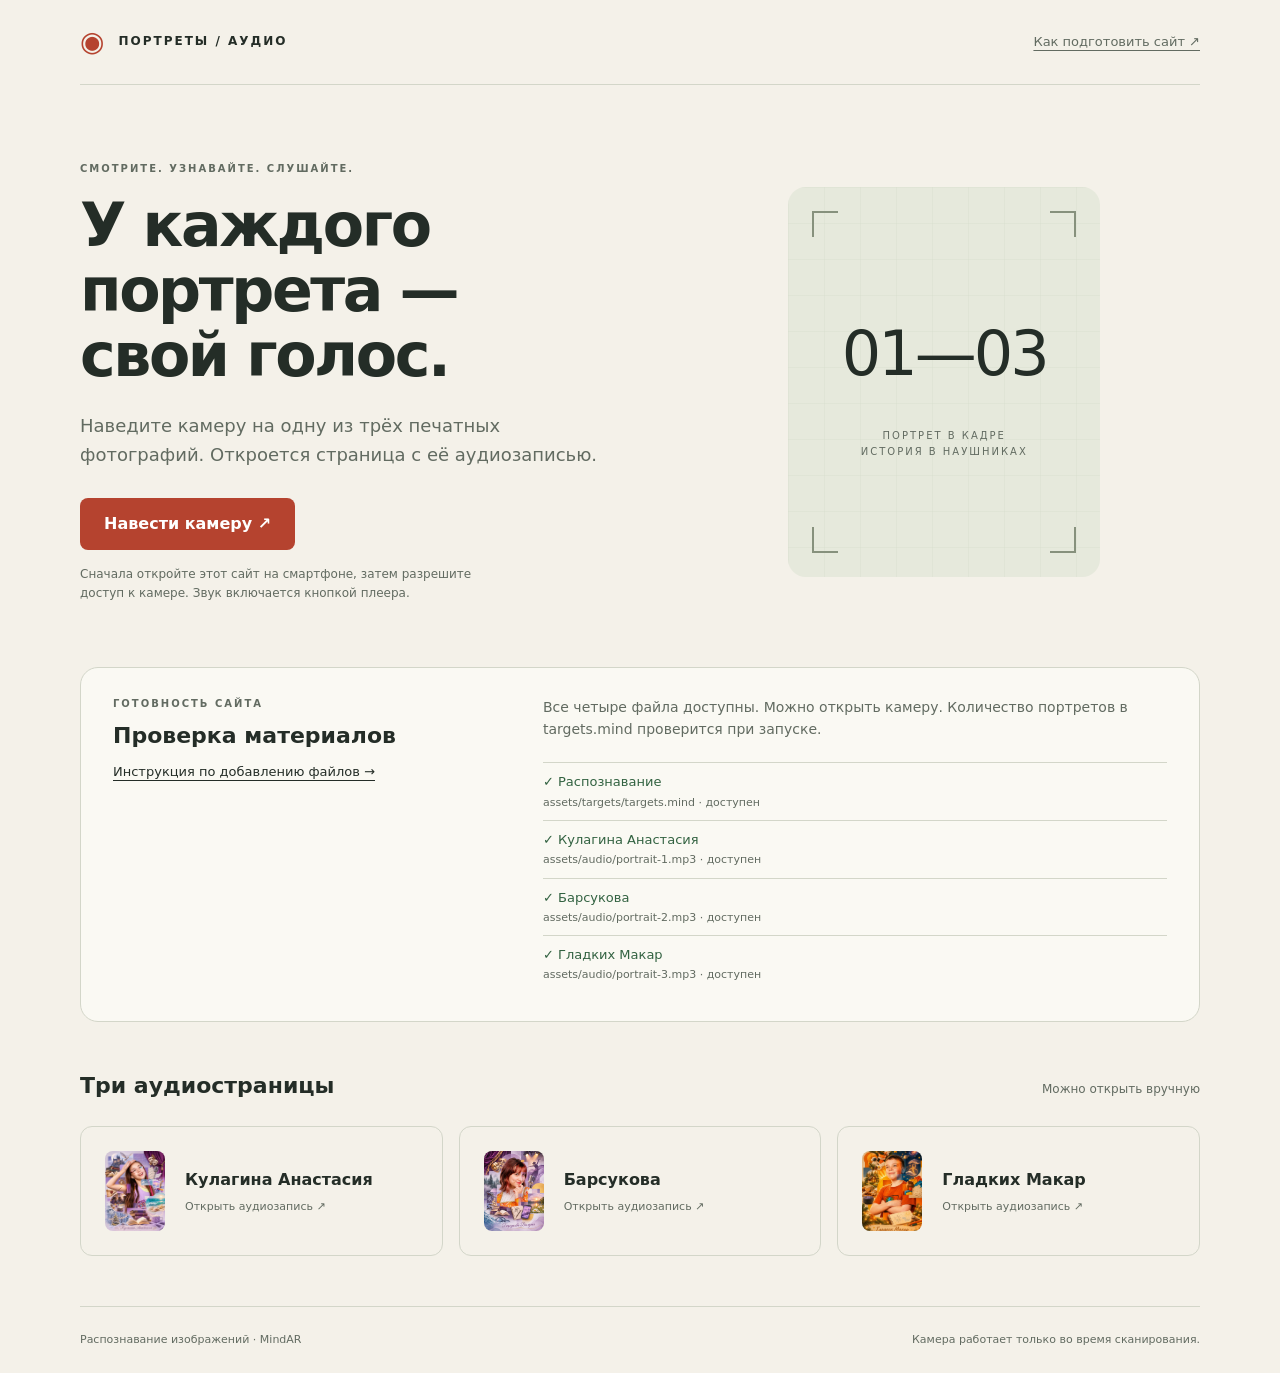
<file: index.html>
<!doctype html>
<html lang="ru">
<head>
  <meta charset="utf-8">
  <meta name="viewport" content="width=device-width, initial-scale=1">
  <meta name="theme-color" content="#f4f1e9">
  <meta name="referrer" content="no-referrer">
  <title>Портреты · Аудиоистории</title>
  <link rel="icon" href="data:,">
  <link rel="stylesheet" href="assets/styles.css">
  <script type="module" src="assets/scanner.js"></script>
</head>
<body>
  <div class="site-shell">
    <header class="site-header wrap">
      <a class="brand" href="index.html"><span class="brand-mark" aria-hidden="true">◉</span> ПОРТРЕТЫ / АУДИО</a>
      <a class="quiet-link" href="setup.html">Как подготовить сайт ↗</a>
    </header>
    <main class="wrap">
      <section class="hero" aria-labelledby="hero-title">
        <div>
          <p class="eyebrow">СМОТРИТЕ. УЗНАВАЙТЕ. СЛУШАЙТЕ.</p>
          <h1 id="hero-title">У каждого портрета&nbsp;—<br>свой голос.</h1>
          <p class="lead">Наведите камеру на одну из трёх печатных фотографий. Откроется страница с её аудиозаписью.</p>
          <button id="start-camera" class="button primary" disabled>Проверяем файлы…</button>
          <p class="micro">Сначала откройте этот сайт на смартфоне, затем разрешите доступ к камере. Звук включается кнопкой плеера.</p>
        </div>
        <div class="viewfinder" aria-hidden="true">
          <span class="frame-corner tl"></span><span class="frame-corner tr"></span>
          <span class="frame-corner bl"></span><span class="frame-corner br"></span>
          <span class="viewfinder-number">01—03</span>
          <span class="viewfinder-label">ПОРТРЕТ В КАДРЕ<br>ИСТОРИЯ В НАУШНИКАХ</span>
        </div>
      </section>
      <section class="readiness panel" aria-labelledby="readiness-title">
        <div><p class="eyebrow">ГОТОВНОСТЬ САЙТА</p><h2 id="readiness-title">Проверка материалов</h2></div>
        <p id="site-status" role="status" aria-live="polite">Проверяем файл распознавания и три аудиозаписи…</p>
        <ul id="asset-list" class="asset-list"></ul>
        <a href="setup.html">Инструкция по добавлению файлов →</a>
      </section>
      <section class="library" aria-labelledby="library-title">
        <div class="section-heading"><h2 id="library-title">Три аудиостраницы</h2><span>Можно открыть вручную</span></div>
        <div class="portrait-grid">
          <a class="portrait-card" href="portraits/1.html"><img class="card-photo" src="assets/images/portrait-1.jpg" alt="Портрет Кулагиной Анастасии" loading="lazy"><span><strong>Кулагина Анастасия</strong><small>Открыть аудиозапись ↗</small></span></a>
          <a class="portrait-card" href="portraits/2.html"><img class="card-photo" src="assets/images/portrait-2.jpg" alt="Портрет Барсуковой" loading="lazy"><span><strong>Барсукова</strong><small>Открыть аудиозапись ↗</small></span></a>
          <a class="portrait-card" href="portraits/3.html"><img class="card-photo" src="assets/images/portrait-3.jpg" alt="Портрет Гладких Макара" loading="lazy"><span><strong>Гладких Макар</strong><small>Открыть аудиозапись ↗</small></span></a>
        </div>
      </section>
      <noscript><p class="panel">Для камеры и проверки записей включите JavaScript в браузере. Аудиостраницы доступны по ссылкам выше.</p></noscript>
    </main>
    <footer class="wrap site-footer"><span>Распознавание изображений · MindAR</span><span>Камера работает только во время сканирования.</span></footer>
  </div>
  <section id="scanner" hidden aria-label="Распознавание портретов">
    <div class="scanner-hud">
      <div class="scanner-top"><span class="scanner-badge">КАМЕРА / ПОРТРЕТЫ</span><button id="stop-camera" class="button secondary">Закрыть камеру</button></div>
      <div class="scanner-guide" aria-hidden="true"></div>
      <div class="scanner-bottom"><p id="camera-status" role="status" aria-live="polite">Запускаем камеру…</p><p>Покажите один портрет целиком. Избегайте бликов и держите телефон неподвижно.</p></div>
    </div>
  </section>
</body>
</html>
</file>
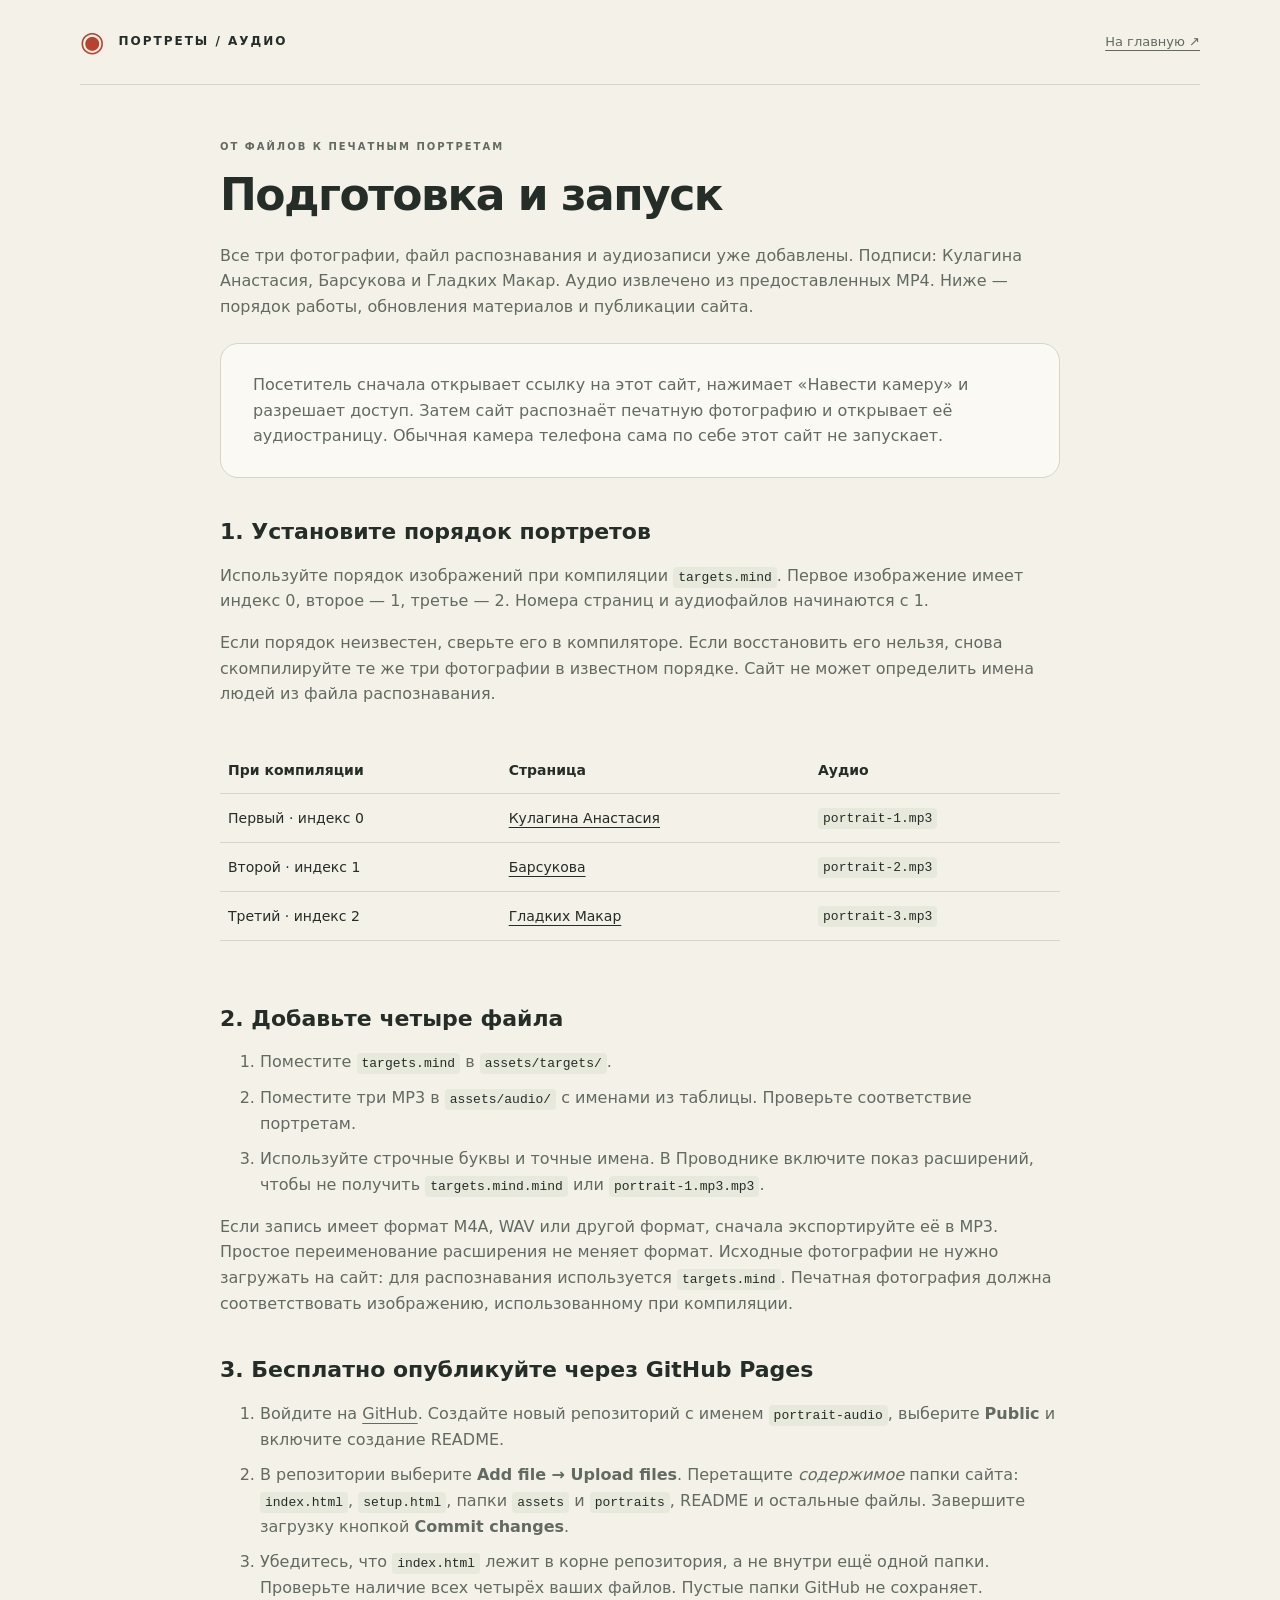
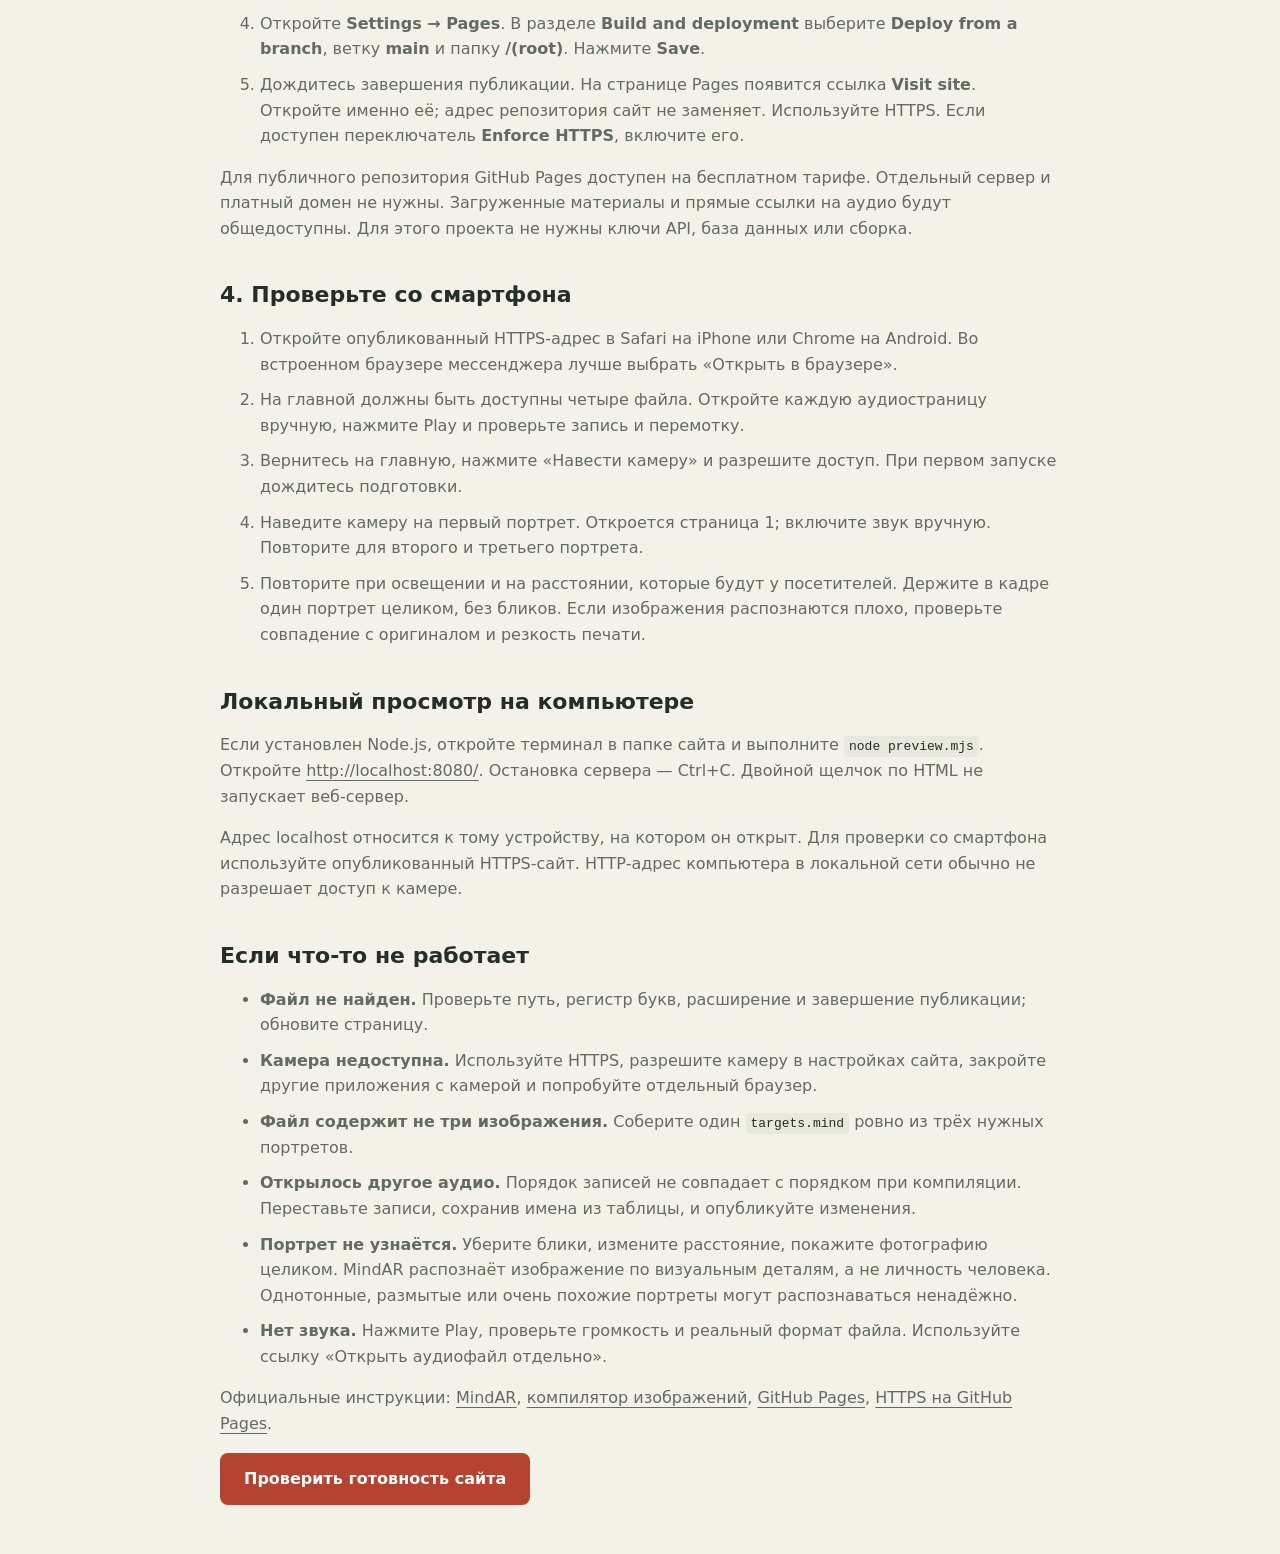
<file: setup.html>
<!doctype html>
<html lang="ru">
<head>
  <meta charset="utf-8"><meta name="viewport" content="width=device-width, initial-scale=1">
  <meta name="theme-color" content="#f4f1e9"><title>Подготовка сайта · Портреты</title>
  <link rel="icon" href="data:,"><link rel="stylesheet" href="assets/styles.css">
</head>
<body>
  <header class="site-header wrap"><a class="brand" href="index.html"><span class="brand-mark" aria-hidden="true">◉</span> ПОРТРЕТЫ / АУДИО</a><a class="quiet-link" href="index.html">На главную ↗</a></header>
  <main class="wrap setup-main">
    <p class="eyebrow">ОТ ФАЙЛОВ К ПЕЧАТНЫМ ПОРТРЕТАМ</p>
    <h1>Подготовка и запуск</h1>
    <p>Все три фотографии, файл распознавания и аудиозаписи уже добавлены. Подписи: Кулагина Анастасия, Барсукова и Гладких Макар. Аудио извлечено из предоставленных MP4. Ниже — порядок работы, обновления материалов и публикации сайта.</p>
    <div class="panel"><p>Посетитель сначала открывает ссылку на этот сайт, нажимает «Навести камеру» и разрешает доступ. Затем сайт распознаёт печатную фотографию и открывает её аудиостраницу. Обычная камера телефона сама по себе этот сайт не запускает.</p></div>
    <h2>1. Установите порядок портретов</h2>
    <p>Используйте порядок изображений при компиляции <code>targets.mind</code>. Первое изображение имеет индекс 0, второе — 1, третье — 2. Номера страниц и аудиофайлов начинаются с 1.</p>
    <p>Если порядок неизвестен, сверьте его в компиляторе. Если восстановить его нельзя, снова скомпилируйте те же три фотографии в известном порядке. Сайт не может определить имена людей из файла распознавания.</p>
    <div class="table-scroll"><table><thead><tr><th>При компиляции</th><th>Страница</th><th>Аудио</th></tr></thead><tbody>
      <tr><td>Первый · индекс 0</td><td><a href="portraits/1.html">Кулагина Анастасия</a></td><td><code>portrait-1.mp3</code></td></tr>
      <tr><td>Второй · индекс 1</td><td><a href="portraits/2.html">Барсукова</a></td><td><code>portrait-2.mp3</code></td></tr>
      <tr><td>Третий · индекс 2</td><td><a href="portraits/3.html">Гладких Макар</a></td><td><code>portrait-3.mp3</code></td></tr>
    </tbody></table></div>
    <h2>2. Добавьте четыре файла</h2>
    <ol>
      <li>Поместите <code>targets.mind</code> в <code>assets/targets/</code>.</li>
      <li>Поместите три MP3 в <code>assets/audio/</code> с именами из таблицы. Проверьте соответствие портретам.</li>
      <li>Используйте строчные буквы и точные имена. В Проводнике включите показ расширений, чтобы не получить <code>targets.mind.mind</code> или <code>portrait-1.mp3.mp3</code>.</li>
    </ol>
    <p>Если запись имеет формат M4A, WAV или другой формат, сначала экспортируйте её в MP3. Простое переименование расширения не меняет формат. Исходные фотографии не нужно загружать на сайт: для распознавания используется <code>targets.mind</code>. Печатная фотография должна соответствовать изображению, использованному при компиляции.</p>
    <h2>3. Бесплатно опубликуйте через GitHub Pages</h2>
    <ol>
      <li>Войдите на <a href="https://github.com/">GitHub</a>. Создайте новый репозиторий с именем <code>portrait-audio</code>, выберите <strong>Public</strong> и включите создание README.</li>
      <li>В репозитории выберите <strong>Add file → Upload files</strong>. Перетащите <em>содержимое</em> папки сайта: <code>index.html</code>, <code>setup.html</code>, папки <code>assets</code> и <code>portraits</code>, README и остальные файлы. Завершите загрузку кнопкой <strong>Commit changes</strong>.</li>
      <li>Убедитесь, что <code>index.html</code> лежит в корне репозитория, а не внутри ещё одной папки. Проверьте наличие всех четырёх ваших файлов. Пустые папки GitHub не сохраняет.</li>
      <li>Откройте <strong>Settings → Pages</strong>. В разделе <strong>Build and deployment</strong> выберите <strong>Deploy from a branch</strong>, ветку <strong>main</strong> и папку <strong>/(root)</strong>. Нажмите <strong>Save</strong>.</li>
      <li>Дождитесь завершения публикации. На странице Pages появится ссылка <strong>Visit site</strong>. Откройте именно её; адрес репозитория сайт не заменяет. Используйте HTTPS. Если доступен переключатель <strong>Enforce HTTPS</strong>, включите его.</li>
    </ol>
    <p>Для публичного репозитория GitHub Pages доступен на бесплатном тарифе. Отдельный сервер и платный домен не нужны. Загруженные материалы и прямые ссылки на аудио будут общедоступны. Для этого проекта не нужны ключи API, база данных или сборка.</p>
    <h2>4. Проверьте со смартфона</h2>
    <ol>
      <li>Откройте опубликованный HTTPS-адрес в Safari на iPhone или Chrome на Android. Во встроенном браузере мессенджера лучше выбрать «Открыть в браузере».</li>
      <li>На главной должны быть доступны четыре файла. Откройте каждую аудиостраницу вручную, нажмите Play и проверьте запись и перемотку.</li>
      <li>Вернитесь на главную, нажмите «Навести камеру» и разрешите доступ. При первом запуске дождитесь подготовки.</li>
      <li>Наведите камеру на первый портрет. Откроется страница 1; включите звук вручную. Повторите для второго и третьего портрета.</li>
      <li>Повторите при освещении и на расстоянии, которые будут у посетителей. Держите в кадре один портрет целиком, без бликов. Если изображения распознаются плохо, проверьте совпадение с оригиналом и резкость печати.</li>
    </ol>
    <h2>Локальный просмотр на компьютере</h2>
    <p>Если установлен Node.js, откройте терминал в папке сайта и выполните <code>node preview.mjs</code>. Откройте <a href="http://localhost:8080/">http://localhost:8080/</a>. Остановка сервера — Ctrl+C. Двойной щелчок по HTML не запускает веб-сервер.</p>
    <p>Адрес localhost относится к тому устройству, на котором он открыт. Для проверки со смартфона используйте опубликованный HTTPS-сайт. HTTP-адрес компьютера в локальной сети обычно не разрешает доступ к камере.</p>
    <h2>Если что-то не работает</h2>
    <ul>
      <li><strong>Файл не найден.</strong> Проверьте путь, регистр букв, расширение и завершение публикации; обновите страницу.</li>
      <li><strong>Камера недоступна.</strong> Используйте HTTPS, разрешите камеру в настройках сайта, закройте другие приложения с камерой и попробуйте отдельный браузер.</li>
      <li><strong>Файл содержит не три изображения.</strong> Соберите один <code>targets.mind</code> ровно из трёх нужных портретов.</li>
      <li><strong>Открылось другое аудио.</strong> Порядок записей не совпадает с порядком при компиляции. Переставьте записи, сохранив имена из таблицы, и опубликуйте изменения.</li>
      <li><strong>Портрет не узнаётся.</strong> Уберите блики, измените расстояние, покажите фотографию целиком. MindAR распознаёт изображение по визуальным деталям, а не личность человека. Однотонные, размытые или очень похожие портреты могут распознаваться ненадёжно.</li>
      <li><strong>Нет звука.</strong> Нажмите Play, проверьте громкость и реальный формат файла. Используйте ссылку «Открыть аудиофайл отдельно».</li>
    </ul>
    <p>Официальные инструкции: <a href="https://hiukim.github.io/mind-ar-js-doc/quick-start/overview/">MindAR</a>, <a href="https://hiukim.github.io/mind-ar-js-doc/tools/compile/">компилятор изображений</a>, <a href="https://docs.github.com/en/pages/quickstart">GitHub Pages</a>, <a href="https://docs.github.com/en/pages/getting-started-with-github-pages/securing-your-github-pages-site-with-https">HTTPS на GitHub Pages</a>.</p>
    <a class="button primary" href="index.html">Проверить готовность сайта</a>
  </main>
</body>
</html>
</file>
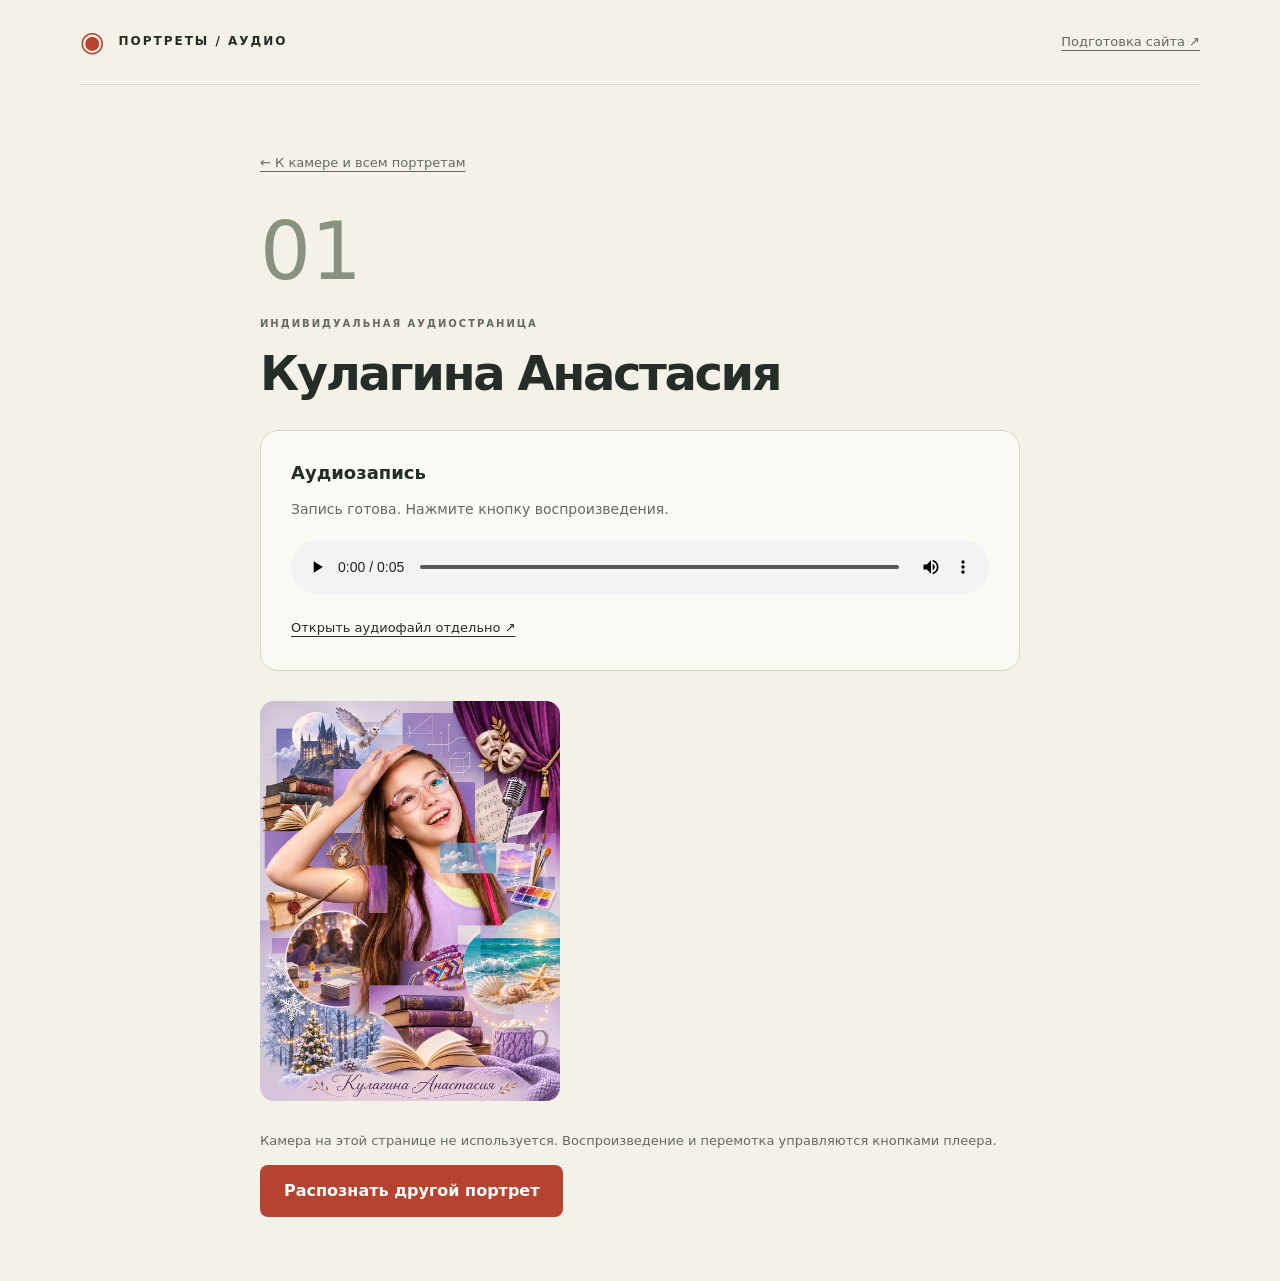
<file: portraits/1.html>
<!doctype html>
<html lang="ru">
<head>
  <meta charset="utf-8"><meta name="viewport" content="width=device-width, initial-scale=1">
  <meta name="theme-color" content="#f4f1e9"><meta name="referrer" content="no-referrer">
  <title>Кулагина Анастасия · Аудиоистория</title>
  <link rel="icon" href="data:,"><link rel="stylesheet" href="../assets/styles.css">
  <script type="module" src="../assets/player.js"></script>
</head>
<body data-portrait="1">
  <header class="site-header wrap"><a class="brand" href="../index.html"><span class="brand-mark" aria-hidden="true">◉</span> ПОРТРЕТЫ / АУДИО</a><a class="quiet-link" href="../setup.html">Подготовка сайта ↗</a></header>
  <main class="wrap player-main">
    <a class="back-link" href="../index.html">← К камере и всем портретам</a>
    <span class="player-number" aria-hidden="true">01</span><p class="eyebrow">ИНДИВИДУАЛЬНАЯ АУДИОСТРАНИЦА</p>
    <h1>Кулагина Анастасия</h1>
    <section class="panel audio-panel" aria-labelledby="audio-title">
      <h2 id="audio-title">Аудиозапись</h2>
      <p id="audio-status" role="status" aria-live="polite">Проверяем доступность записи…</p>
      <audio controls preload="metadata" hidden aria-label="Кулагина Анастасия — аудиозапись">Ваш браузер не поддерживает HTML5-аудио.</audio>
      <a id="audio-link" class="audio-link" hidden>Открыть аудиофайл отдельно ↗</a>
      <noscript><p>Включите JavaScript для проверки записи или <a href="../assets/audio/portrait-1.mp3">откройте MP3 напрямую</a>.</p></noscript>
    </section>
    <img class="player-photo" src="../assets/images/portrait-1.jpg" alt="Портрет Кулагиной Анастасии">
    <p class="player-note">Камера на этой странице не используется. Воспроизведение и перемотка управляются кнопками плеера.</p>
    <div class="player-actions"><a class="button primary" href="../index.html">Распознать другой портрет</a></div>
  </main>
</body>
</html>
</file>
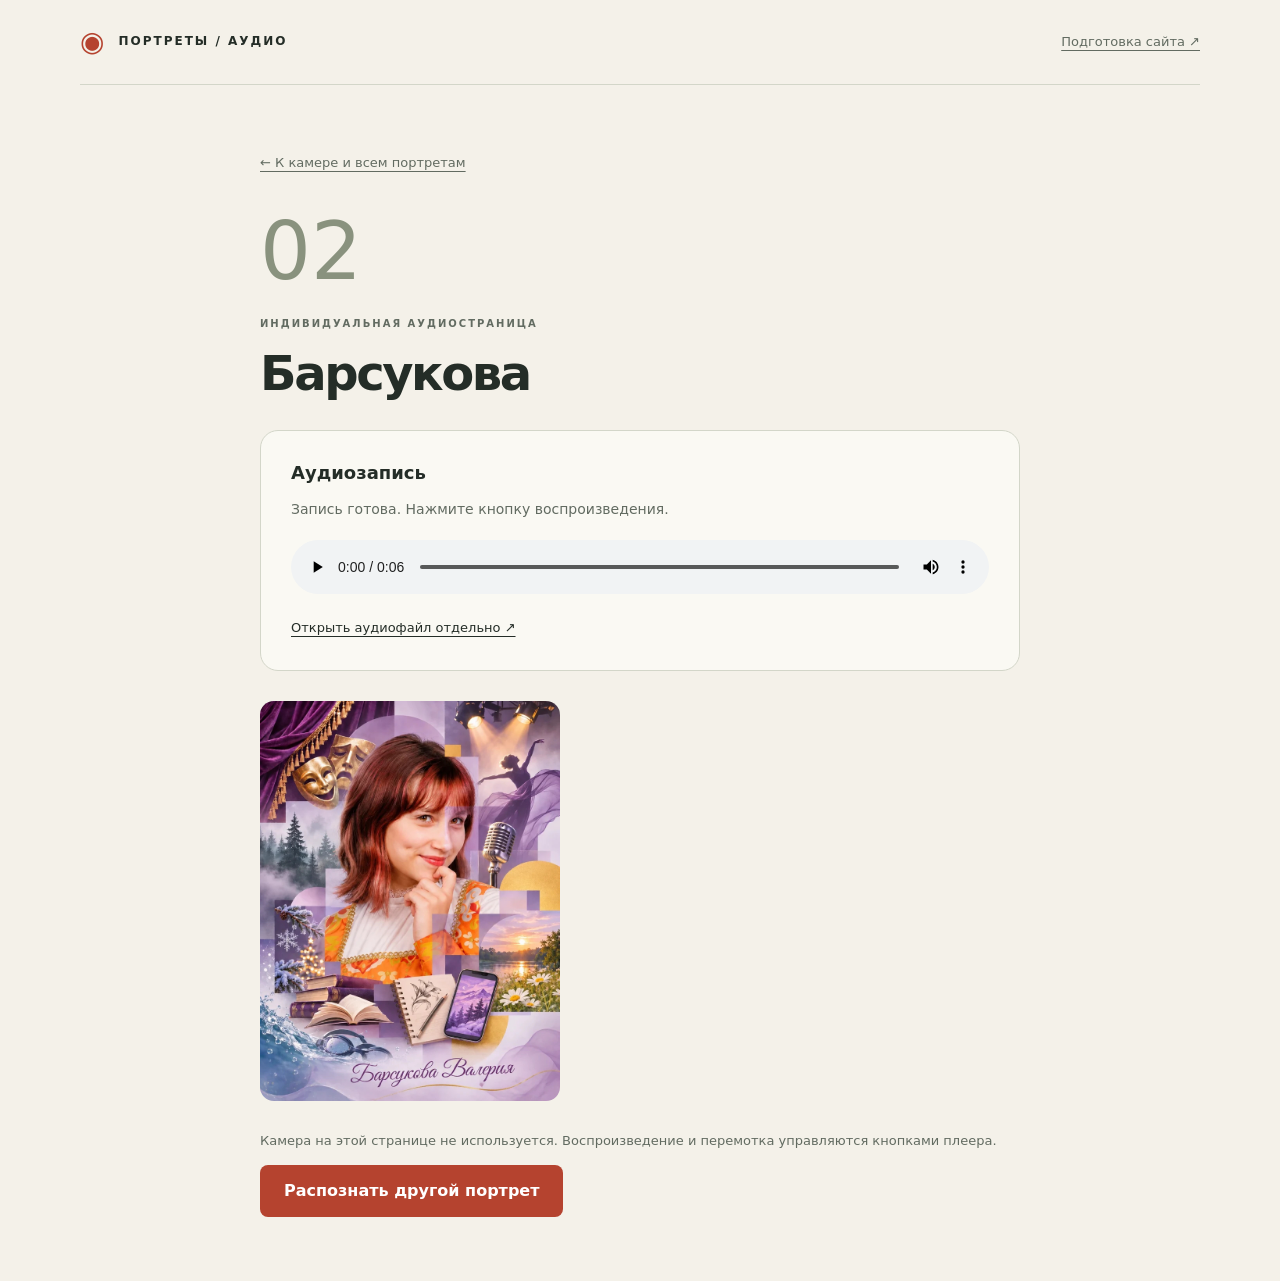
<file: portraits/2.html>
<!doctype html>
<html lang="ru">
<head>
  <meta charset="utf-8"><meta name="viewport" content="width=device-width, initial-scale=1">
  <meta name="theme-color" content="#f4f1e9"><meta name="referrer" content="no-referrer">
  <title>Барсукова · Аудиоистория</title>
  <link rel="icon" href="data:,"><link rel="stylesheet" href="../assets/styles.css">
  <script type="module" src="../assets/player.js"></script>
</head>
<body data-portrait="2">
  <header class="site-header wrap"><a class="brand" href="../index.html"><span class="brand-mark" aria-hidden="true">◉</span> ПОРТРЕТЫ / АУДИО</a><a class="quiet-link" href="../setup.html">Подготовка сайта ↗</a></header>
  <main class="wrap player-main">
    <a class="back-link" href="../index.html">← К камере и всем портретам</a>
    <span class="player-number" aria-hidden="true">02</span><p class="eyebrow">ИНДИВИДУАЛЬНАЯ АУДИОСТРАНИЦА</p>
    <h1>Барсукова</h1>
    <section class="panel audio-panel" aria-labelledby="audio-title">
      <h2 id="audio-title">Аудиозапись</h2>
      <p id="audio-status" role="status" aria-live="polite">Проверяем доступность записи…</p>
      <audio controls preload="metadata" hidden aria-label="Барсукова — аудиозапись">Ваш браузер не поддерживает HTML5-аудио.</audio>
      <a id="audio-link" class="audio-link" hidden>Открыть аудиофайл отдельно ↗</a>
      <noscript><p>Включите JavaScript для проверки записи или <a href="../assets/audio/portrait-2.mp3">откройте MP3 напрямую</a>.</p></noscript>
    </section>
    <img class="player-photo" src="../assets/images/portrait-2.jpg" alt="Портрет Барсуковой">
    <p class="player-note">Камера на этой странице не используется. Воспроизведение и перемотка управляются кнопками плеера.</p>
    <div class="player-actions"><a class="button primary" href="../index.html">Распознать другой портрет</a></div>
  </main>
</body>
</html>
</file>
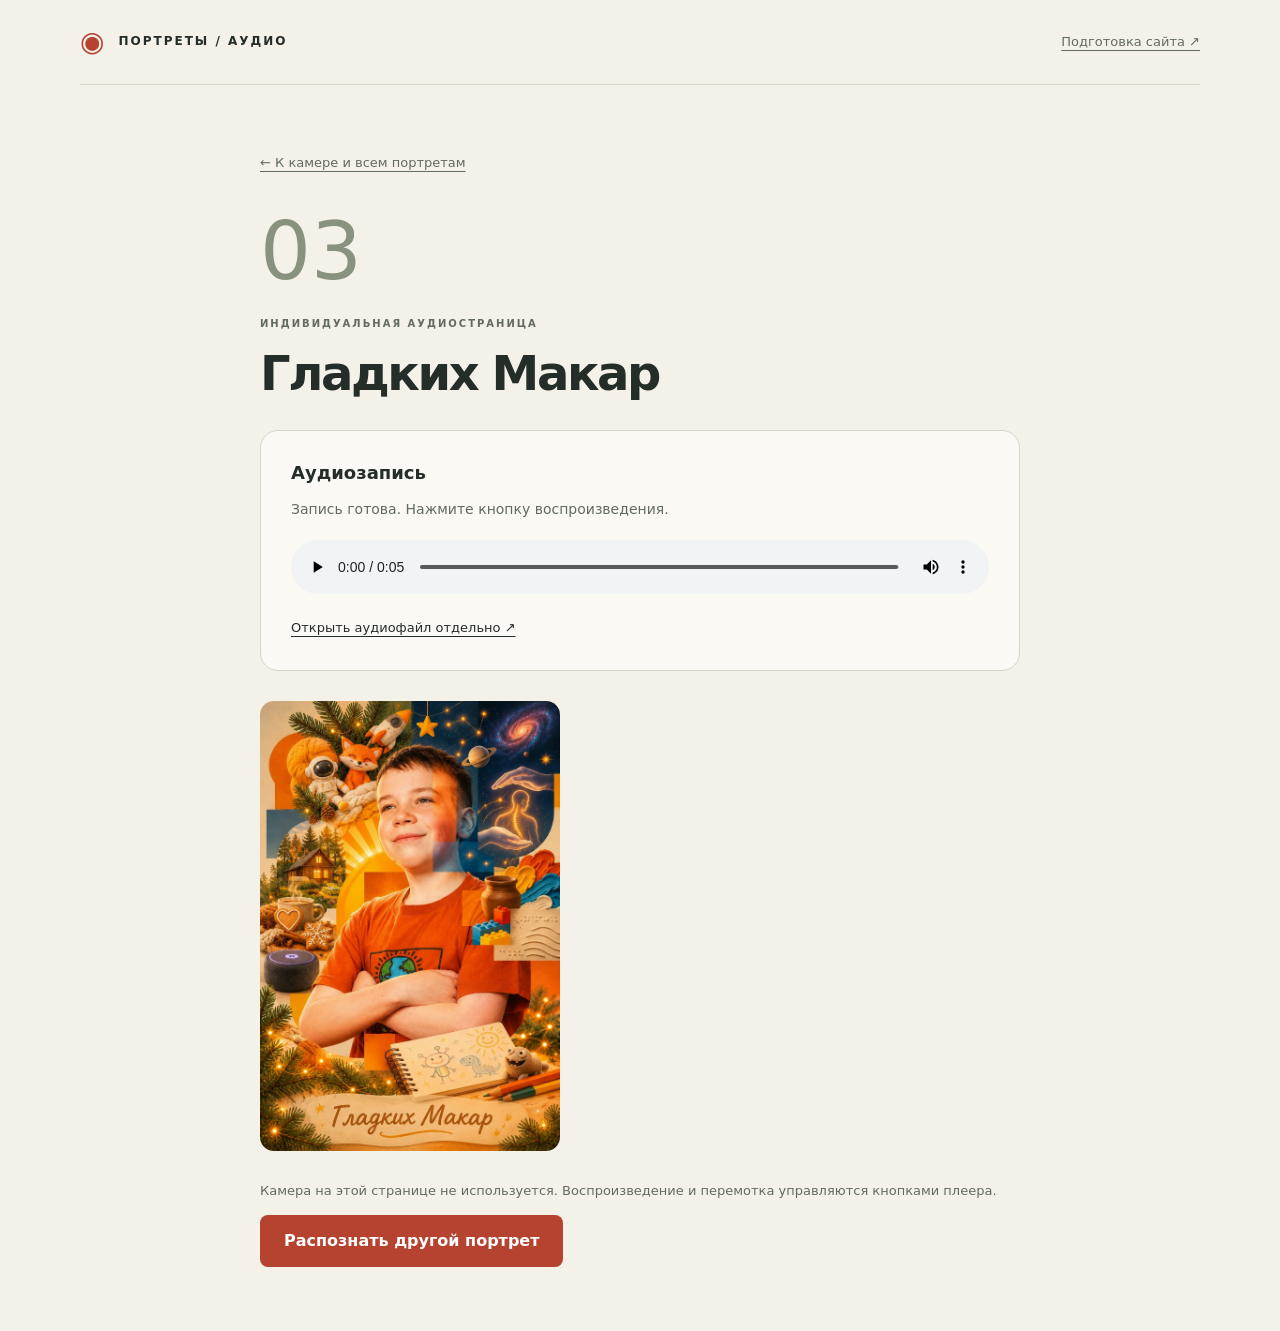
<file: portraits/3.html>
<!doctype html>
<html lang="ru">
<head>
  <meta charset="utf-8"><meta name="viewport" content="width=device-width, initial-scale=1">
  <meta name="theme-color" content="#f4f1e9"><meta name="referrer" content="no-referrer">
  <title>Гладких Макар · Аудиоистория</title>
  <link rel="icon" href="data:,"><link rel="stylesheet" href="../assets/styles.css">
  <script type="module" src="../assets/player.js"></script>
</head>
<body data-portrait="3">
  <header class="site-header wrap"><a class="brand" href="../index.html"><span class="brand-mark" aria-hidden="true">◉</span> ПОРТРЕТЫ / АУДИО</a><a class="quiet-link" href="../setup.html">Подготовка сайта ↗</a></header>
  <main class="wrap player-main">
    <a class="back-link" href="../index.html">← К камере и всем портретам</a>
    <span class="player-number" aria-hidden="true">03</span><p class="eyebrow">ИНДИВИДУАЛЬНАЯ АУДИОСТРАНИЦА</p>
    <h1>Гладких Макар</h1>
    <section class="panel audio-panel" aria-labelledby="audio-title">
      <h2 id="audio-title">Аудиозапись</h2>
      <p id="audio-status" role="status" aria-live="polite">Проверяем доступность записи…</p>
      <audio controls preload="metadata" hidden aria-label="Гладких Макар — аудиозапись">Ваш браузер не поддерживает HTML5-аудио.</audio>
      <a id="audio-link" class="audio-link" hidden>Открыть аудиофайл отдельно ↗</a>
      <noscript><p>Включите JavaScript для проверки записи или <a href="../assets/audio/portrait-3.mp3">откройте MP3 напрямую</a>.</p></noscript>
    </section>
    <img class="player-photo" src="../assets/images/portrait-3.jpg" alt="Портрет Гладких Макара">
    <p class="player-note">Камера на этой странице не используется. Воспроизведение и перемотка управляются кнопками плеера.</p>
    <div class="player-actions"><a class="button primary" href="../index.html">Распознать другой портрет</a></div>
  </main>
</body>
</html>
</file>
<file: assets/styles.css>
@charset "UTF-8";
:root{color-scheme:light;--paper:#f4f1e9;--ink:#242d27;--muted:#626b61;--line:#d3d6c9;--accent:#b5432f;--sage:#e6e9dc;--radius:18px;font-family:system-ui,-apple-system,"Segoe UI",sans-serif}
*{box-sizing:border-box}body{margin:0;background:var(--paper);color:var(--ink);line-height:1.6}a{color:inherit;text-underline-offset:4px}button{font:inherit}a,button{-webkit-tap-highlight-color:transparent}button:focus-visible,a:focus-visible,audio:focus-visible{outline:3px solid var(--accent);outline-offset:5px}[hidden]{display:none!important}.wrap{width:min(1120px,calc(100% - 64px));margin-inline:auto}.site-header{display:flex;justify-content:space-between;align-items:center;gap:24px;padding-block:28px;border-bottom:1px solid var(--line)}.brand{display:flex;align-items:center;gap:12px;text-decoration:none;font-size:12px;letter-spacing:2px;font-weight:750}.brand-mark{font-size:28px;color:var(--accent);line-height:1}.quiet-link{font-size:13px;color:var(--muted)}.hero{display:grid;grid-template-columns:1.55fr 1fr;gap:70px;align-items:center;padding:76px 0 64px}.eyebrow{font-size:10px;letter-spacing:2px;font-weight:750;color:var(--muted);margin:0 0 16px}h1{font-size:clamp(36px,4.7vw,62px);line-height:1.08;letter-spacing:-2.4px;font-weight:620;margin:0 0 24px}h2{font-size:22px;font-weight:600;line-height:1.3;margin:0 0 14px}.lead{font-size:18px;max-width:530px;color:var(--muted);margin:0 0 28px}.button{display:inline-flex;justify-content:center;align-items:center;gap:12px;min-height:52px;border:0;border-radius:8px;padding:13px 24px;cursor:pointer;font-weight:650;text-decoration:none}.primary{color:white;background:var(--accent)}.primary:hover{background:#953722}.primary:disabled{cursor:default;color:#4d574c;background:#dce0d2}.micro{max-width:430px;margin:15px 0 0;font-size:12px;color:var(--muted)}.viewfinder{position:relative;aspect-ratio:4/5;max-height:390px;background:var(--sage);border-radius:var(--radius);display:flex;flex-direction:column;align-items:center;justify-content:center;gap:24px;background-image:linear-gradient(#d7ddcd66 1px,transparent 1px),linear-gradient(90deg,#d7ddcd66 1px,transparent 1px);background-size:36px 36px}.viewfinder-number{font-size:clamp(32px,5vw,62px);font-weight:300;letter-spacing:-3px}.viewfinder-label{text-align:center;font-size:10px;letter-spacing:2px;color:var(--muted)}.frame-corner{position:absolute;width:26px;height:26px;border-color:#87917d;border-style:solid}.tl{left:24px;top:24px;border-width:2px 0 0 2px}.tr{right:24px;top:24px;border-width:2px 2px 0 0}.bl{left:24px;bottom:24px;border-width:0 0 2px 2px}.br{right:24px;bottom:24px;border-width:0 2px 2px 0}.panel{border:1px solid var(--line);border-radius:var(--radius);padding:28px 32px;background:#faf9f3}.readiness{display:grid;grid-template-columns:1fr 1.6fr;gap:12px 40px}.readiness .eyebrow{margin-bottom:10px}.readiness h2{margin:0}.readiness>p{margin:0;color:var(--muted);font-size:14px}.readiness>a{font-size:13px;align-self:end}.asset-list{grid-column:2;grid-row:2 / span 2;margin:0;padding:0;list-style:none;min-width:0}.asset-list li{display:flex;flex-direction:column;border-top:1px solid var(--line);padding:10px 0;line-height:1.4;font-size:13px}.asset-list small{font-size:11px;color:var(--muted);margin-top:3px;overflow-wrap:anywhere}.file-ok>span{color:#326241}.file-missing>span{color:#9d432b}.library{padding:50px 0}.section-heading{display:flex;justify-content:space-between;gap:20px;align-items:baseline;margin-bottom:12px}.section-heading span{color:var(--muted);font-size:12px}.portrait-grid{display:grid;grid-template-columns:repeat(3,1fr);gap:16px}.portrait-card{display:flex;align-items:center;gap:20px;padding:24px;border:1px solid var(--line);border-radius:12px;text-decoration:none;transition:background .15s}.portrait-card:hover{background:var(--sage)}.card-number{font-size:36px;font-weight:300;color:#7e8877;line-height:1}.portrait-card strong{font-size:16px;font-weight:600;display:block}.portrait-card small{display:block;color:var(--muted);font-size:11px;margin-top:5px}.site-footer{display:flex;justify-content:space-between;gap:16px;border-top:1px solid var(--line);padding-block:24px;font-size:11px;color:var(--muted)}
.scanning{background:#111;overflow:hidden}.scanning .site-shell{visibility:hidden}#scanner{position:fixed;inset:0;z-index:10;isolation:isolate;overflow:hidden}#scanner a-scene{position:absolute;inset:0;width:100%;height:100%}#scanner canvas{position:absolute;inset:0;background:transparent!important}.scanner-hud{position:absolute;inset:0;z-index:5;display:flex;flex-direction:column;justify-content:space-between;pointer-events:none;color:#fff;padding:24px;padding-top:max(24px,env(safe-area-inset-top));padding-bottom:max(24px,env(safe-area-inset-bottom));background:linear-gradient(#0009,transparent 25%,transparent 65%,#000c)}.scanner-top{display:flex;justify-content:space-between;align-items:center;gap:12px}.scanner-badge{font-size:10px;letter-spacing:2px;text-shadow:0 1px 5px #000}.secondary{background:#f4f1e9;color:var(--ink);font-size:13px;pointer-events:auto}.scanner-guide{width:min(68vw,320px);height:min(42vh,400px);align-self:center;border:2px solid #fff9;border-radius:20px;box-shadow:0 0 0 1px #0003}.scanner-bottom{text-align:center;max-width:540px;align-self:center;text-shadow:0 1px 6px #000}.scanner-bottom p:first-child{font-size:19px;font-weight:600}.scanner-bottom p:last-child{font-size:13px;color:#ecece4}
.player-main{max-width:760px;padding-block:64px}.back-link{font-size:13px;color:var(--muted);display:inline-block;margin-bottom:38px}.player-number{display:block;font-size:80px;font-weight:250;line-height:1;color:#89927e;margin-bottom:24px}.player-main h1{font-size:48px}.audio-panel{margin-block:30px;padding:30px}.audio-panel h2{font-size:18px}.audio-panel p{color:var(--muted);font-size:14px;margin:0 0 20px;overflow-wrap:anywhere}audio{width:100%;display:block;margin-block:20px}.audio-link{font-size:13px}.player-note{font-size:13px;color:var(--muted)}.player-actions{display:flex;align-items:center;gap:24px;flex-wrap:wrap}.setup-main{max-width:840px;padding-block:54px}.setup-main h1{font-size:44px;letter-spacing:-1.5px}.setup-main h2{margin-top:40px}.setup-main p,.setup-main li{color:var(--muted)}.setup-main li{margin-block:10px}.setup-main code{font-family:ui-monospace,Consolas,monospace;color:var(--ink);font-size:13px;background:var(--sage);padding:3px 5px;border-radius:4px;overflow-wrap:anywhere}.setup-main table{width:100%;border-collapse:collapse;font-size:14px;margin-block:24px}.setup-main th,.setup-main td{padding:12px 8px;text-align:left;border-bottom:1px solid var(--line)}.table-scroll{overflow-x:auto}.setup-main .panel{margin-block:24px}.setup-main .panel p{margin:0}
@media(max-width:760px){.wrap{width:calc(100% - 36px)}.site-header{padding-block:20px;align-items:flex-start}.brand{font-size:10px;letter-spacing:1px;gap:8px}.quiet-link{max-width:120px;text-align:right;font-size:11px}.hero{padding:44px 0 36px;gap:28px;grid-template-columns:1fr}.hero h1{font-size:clamp(28px,8vw,36px);letter-spacing:-1.2px}.lead{font-size:17px}.viewfinder{display:none}.readiness{display:block;padding:24px}.readiness>p{margin-block:16px}.asset-list{margin:18px 0}.readiness>a{display:inline-block;margin-top:12px}.portrait-grid{grid-template-columns:1fr;gap:10px}.portrait-card{padding:20px}.library{padding:36px 0}.section-heading{display:block}.section-heading h2{margin-bottom:5px}.section-heading span{display:block;margin-bottom:20px}.site-footer{display:block}.site-footer span{display:block;margin-bottom:6px}.player-main{padding-block:32px}.player-main h1{font-size:38px}.audio-panel{padding:22px}.scanner-hud{padding-inline:16px}.scanner-badge{font-size:9px;letter-spacing:1px}.secondary{padding:10px 16px;min-height:44px}.setup-main{padding-block:36px}.setup-main h1{font-size:34px}.setup-main table{font-size:12px}.setup-main td,.setup-main th{padding:10px 5px}.setup-main code{font-size:12px}}
@media(prefers-reduced-motion:reduce){*{scroll-behavior:auto!important;transition:none!important}}
.card-photo{width:60px;height:80px;object-fit:cover;border-radius:8px;flex:none}.portrait-card>span{min-width:0}.portrait-card strong{overflow-wrap:anywhere}.player-photo{display:block;width:min(100%,300px);height:auto;border-radius:14px;margin:26px 0 30px}.player-main h1{overflow-wrap:anywhere}
</file>
